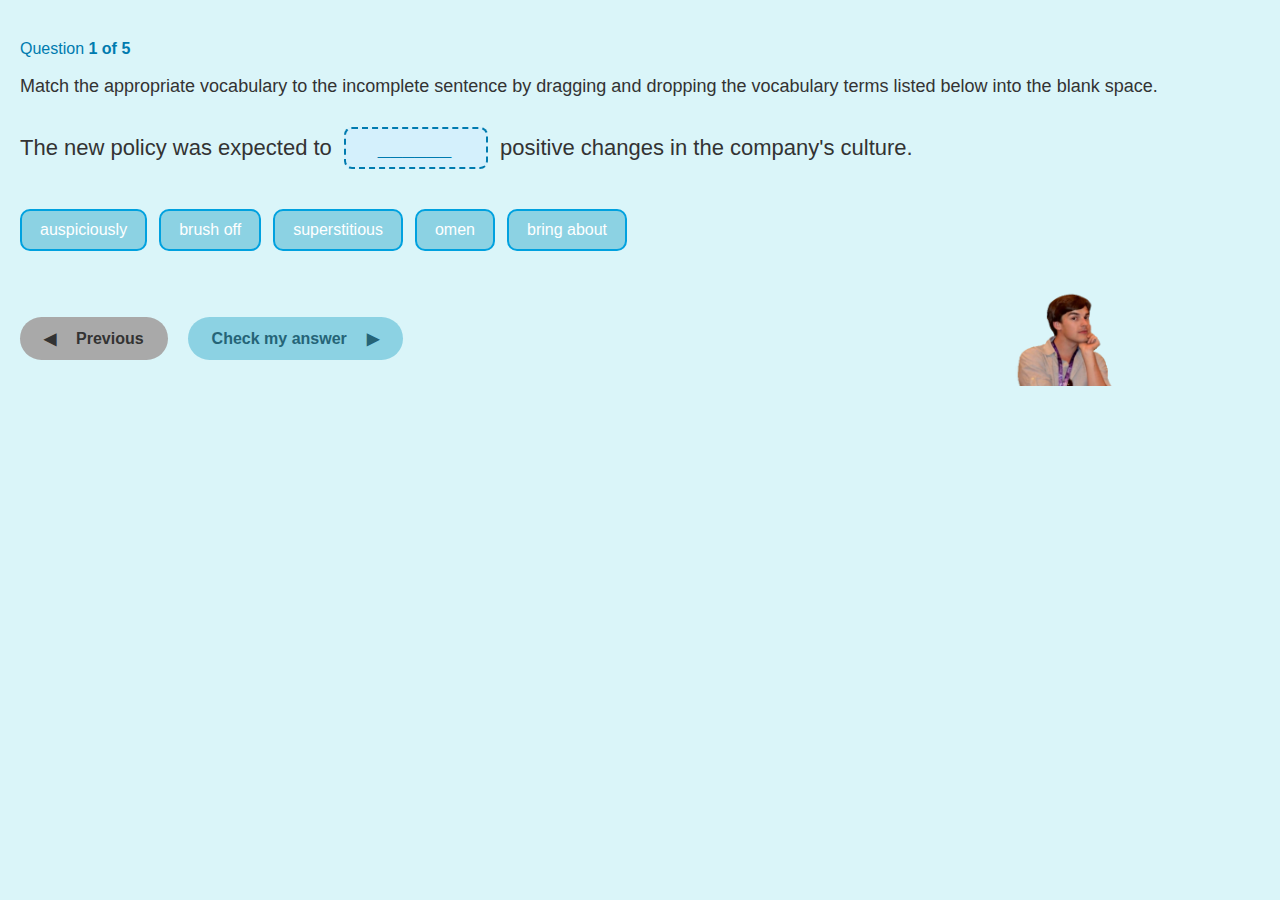
<file: html/index.html>
<!DOCTYPE html>
<html lang="en">
  <head>
    <meta charset="UTF-8" />
    <meta name="viewport" content="width=device-width, initial-scale=1.0" />
    <title>Beelingua Redesign</title>
    <link rel="stylesheet" href="../styles.css" type="text/css" />
  </head>
  <body>
    <div class="container">
        <div class="question-header">
            Question <strong>1 of 5</strong></p>
        </div>

        <p class="instruction">
            Match the appropriate vocabulary to the incomplete sentence by dragging
            and dropping the vocabulary terms listed below into the blank space.
        </p>

        <div class="sentence1">
            <p>
                The new policy was expected to 
                <span class="drop-zone" ondrop="drop(event)" ondragover="previewText(event)" ondragleave="resetPreview(event)">______</span> 
                positive changes in the company's culture. 
            </p>
        </div>

        <div class="choices">
            <button class="choice" draggable="true" ondragstart="drag(event)">auspiciously</button>
            <button class="choice" draggable="true" ondragstart="drag(event)">brush off</button>
            <button class="choice" draggable="true" ondragstart="drag(event)">superstitious</button>
            <button class="choice" draggable="true" ondragstart="drag(event)">omen</button>
            <button class="choice" draggable="true" ondragstart="drag(event)" id="correct">bring about</button>
        </div>

        <div class="bottom-section">
            <div class="button-group">
                <button class="nav-btn previous-button active">
                    <span class="arrow">◀</span>
                    Previous
                </button>
                <button class="nav-btn continue-button" id="checkButton">
                    Check my answer
                    <span class="arrow">▶</span>
                </button>
            </div>
            <div class="character-wrapper">
                <img src="../assets/mat_the_pat.png" alt="Person" class="illustration" />
                <div class="speech-bubble" id="speechBubble">
                    Great job!
                </div>
            </div>
        </div>
    </div>

    <script src="../scripts/script1.js"></script>
  </body>
</html>
</file>
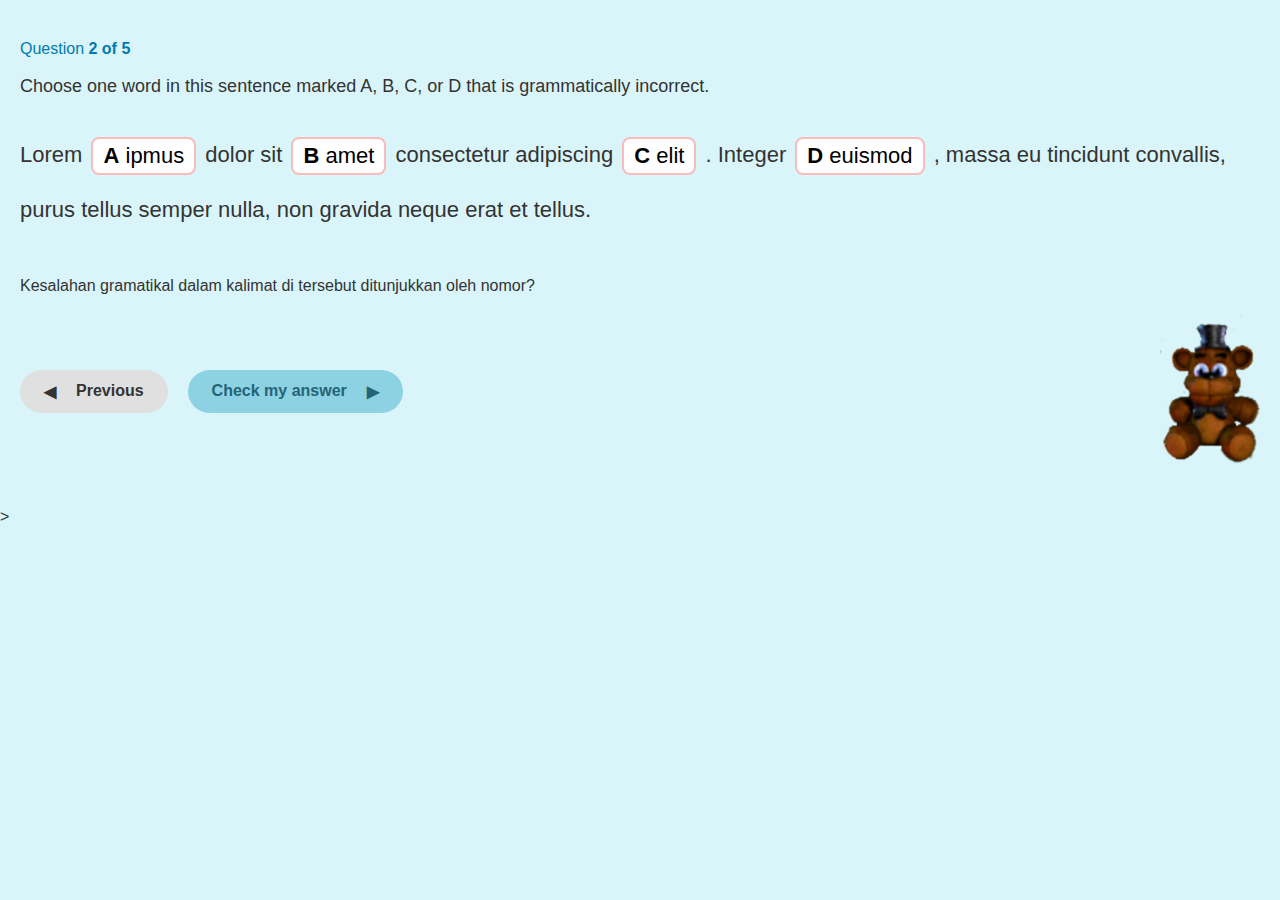
<file: html/question2.html>
<!DOCTYPE html>
<html lang="en">
  <head>
    <meta charset="UTF-8" />
    <meta name="viewport" content="width=device-width, initial-scale=1.0" />
    <title>Beelingua Redesign</title>
    <link rel="stylesheet" href="../styles.css" type="text/css" />
  </head>
  <body>
    <div class="container">
        <div class="question-header">
            Question <strong>2 of 5</strong></p>
        </div>

        <p class="instruction">Choose one word in this sentence marked A, B, C, or D that is grammatically incorrect.</p>

        <p class="sentence2">
            Lorem 
            <span class="red-box" id="correct"><strong>A</strong> ipmus</span>
            dolor sit 
            <span class="red-box"><strong>B</strong> amet</span> 
            consectetur adipiscing 
            <span class="red-box"><strong>C</strong> elit</span> 
            . Integer 
            <span class="red-box"><strong>D</strong> euismod</span>
            , massa eu tincidunt convallis, purus tellus semper nulla, non gravida neque erat et tellus.
        </p>

        <p class="translated-question">Kesalahan gramatikal dalam kalimat di tersebut ditunjukkan oleh nomor?</p>


        <div class="bottom-section">
            <div class="button-group">
                <button class="nav-btn previous-button" onclick="window.location.href='index.html'">
                    <span class="arrow">◀</span>
                    Previous
                </button>
                <button class="nav-btn continue-button" id="checkButton">
                    Check my answer
                    <span class="arrow">▶</span>
                </button>
            </div>
            <div class="character-wrapper">
                <div class="speech-bubble" id="speechBubble">
                    Great job!
                </div>
                <img src="../assets/freddy_plush.png" alt="Person" class="illustration" />
            </div>
        </div>
    </div>>

    <script src="../scripts/script2.js"></script>
  </body>
</html>
</file>
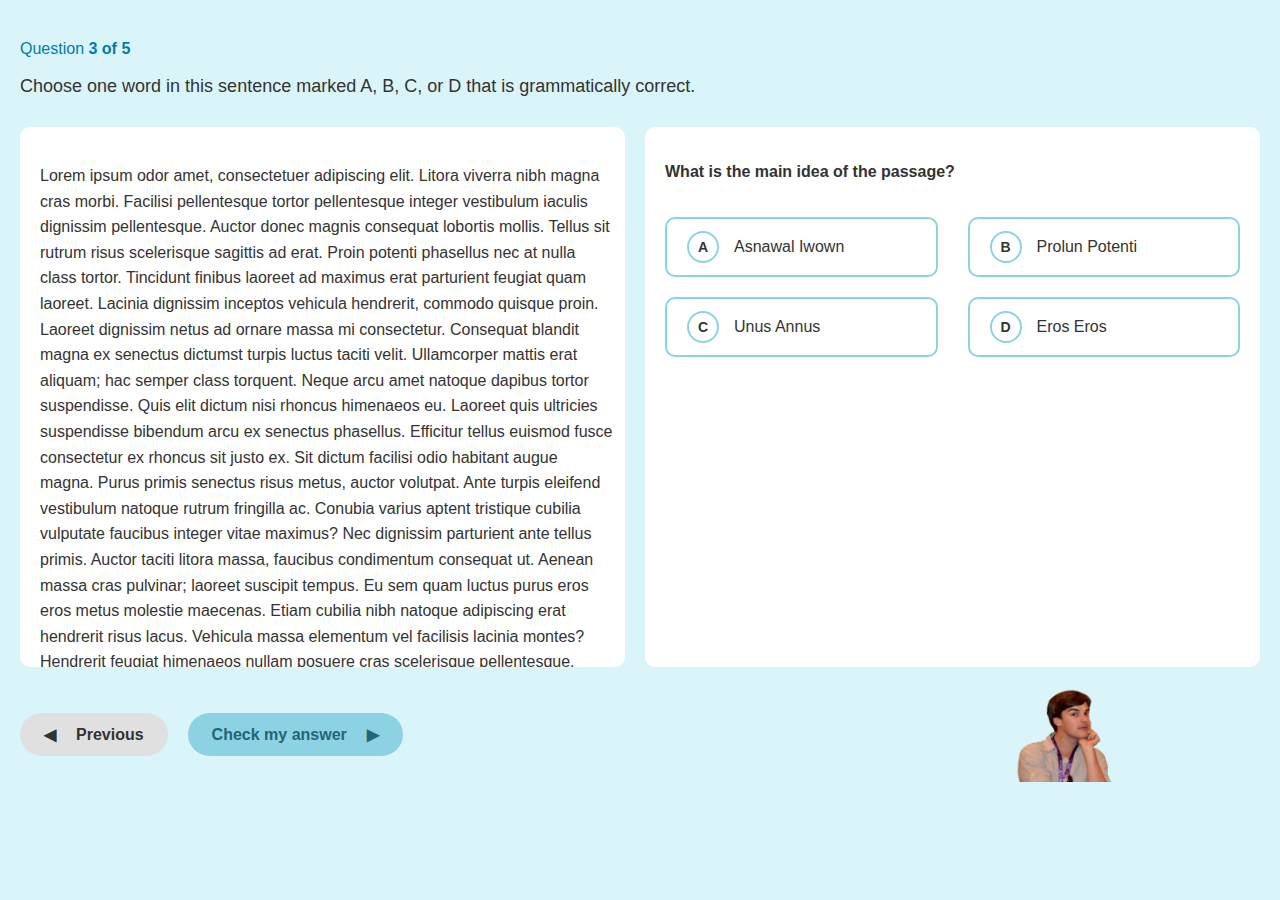
<file: html/question3.html>
<!DOCTYPE html>
<html lang="en">
  <head>
    <meta charset="UTF-8" />
    <meta name="viewport" content="width=device-width, initial-scale=1.0" />
    <title>Beelingua Redesign</title>
    <link rel="stylesheet" href="../styles.css" type="text/css" />
  </head>
  <body>
    <div class="container">
        <div class="question-header">
            Question <strong>3 of 5</strong></p>
        </div>
        <p class="instruction">Choose one word in this sentence marked A, B, C, or D that is grammatically correct.</p>

        <div class="quiz-container">
            <div class="story-section">
                <p>
                    Lorem ipsum odor amet, consectetuer adipiscing elit. Litora viverra nibh magna cras morbi. Facilisi pellentesque tortor pellentesque integer vestibulum iaculis dignissim pellentesque. Auctor donec magnis consequat lobortis mollis. Tellus sit rutrum risus scelerisque sagittis ad erat. Proin potenti phasellus nec at nulla class tortor. Tincidunt finibus laoreet ad maximus erat parturient feugiat quam laoreet.
                    Lacinia dignissim inceptos vehicula hendrerit, commodo quisque proin. Laoreet dignissim netus ad ornare massa mi consectetur. Consequat blandit magna ex senectus dictumst turpis luctus taciti velit. Ullamcorper mattis erat aliquam; hac semper class torquent. Neque arcu amet natoque dapibus tortor suspendisse. Quis elit dictum nisi rhoncus himenaeos eu. Laoreet quis ultricies suspendisse bibendum arcu ex senectus phasellus. Efficitur tellus euismod fusce consectetur ex rhoncus sit justo ex. Sit dictum facilisi odio habitant augue magna.
                    Purus primis senectus risus metus, auctor volutpat. Ante turpis eleifend vestibulum natoque rutrum fringilla ac. Conubia varius aptent tristique cubilia vulputate faucibus integer vitae maximus? Nec dignissim parturient ante tellus primis. Auctor taciti litora massa, faucibus condimentum consequat ut. Aenean massa cras pulvinar; laoreet suscipit tempus. Eu sem quam luctus purus eros eros metus molestie maecenas.
                    Etiam cubilia nibh natoque adipiscing erat hendrerit risus lacus. Vehicula massa elementum vel facilisis lacinia montes? Hendrerit feugiat himenaeos nullam posuere cras scelerisque pellentesque. Consequat pretium ligula tincidunt facilisis aenean. Facilisi tortor est sollicitudin nam pharetra erat eu adipiscing lectus? Viverra suscipit facilisis tempor eros habitant etiam diam luctus. Cursus dictum cursus aenean rutrum scelerisque litora porta a. Lectus penatibus sollicitudin quis ridiculus pellentesque curae vivamus phasellus. Nulla ornare turpis himenaeos varius donec duis taciti cursus.
                    Suscipit id suscipit nascetur natoque faucibus. Accumsan felis risus ac consequat potenti platea? Rhoncus iaculis cubilia laoreet malesuada ligula diam imperdiet hendrerit cubilia. Cubilia penatibus blandit non potenti luctus phasellus. Cras orci nam natoque porta mattis commodo congue tristique. Auctor ornare ridiculus magnis egestas, ac vestibulum nunc nisl.
                </p>
            </div>

            <div class="question-section">
                <div class="question-text">
                    <p><strong>What is the main idea of the passage?</strong></p>
                </div>
                <div class="answer-options">
                    <div class="answer"><span class="circle">A</span> Asnawal Iwown</div>
                    <div class="answer" id="correct"><span class="circle">B</span> Prolun Potenti</div>
                    <div class="answer"><span class="circle">C</span> Unus Annus</div>
                    <div class="answer"><span class="circle">D</span> Eros Eros</div>
                </div>
            </div>
        </div>

        <div class="bottom-section">
            <div class="button-group">
                <button class="nav-btn previous-button" onclick="window.location.href='question2.html'">
                    <span class="arrow">◀</span>
                    Previous
                </button>
                <button class="nav-btn continue-button" id="checkButton">
                    Check my answer
                    <span class="arrow">▶</span>
                </button>
            </div>
            <div class="character-wrapper">
                <img src="../assets/mat_the_pat.png" alt="Person" class="illustration" />
                <div class="speech-bubble" id="speechBubble">
                    Great job!
                </div>
            </div>
            </div>
        </div>
    </div>
    <script src="../scripts/script3.js"></script>
    </body>
</html>
</file>
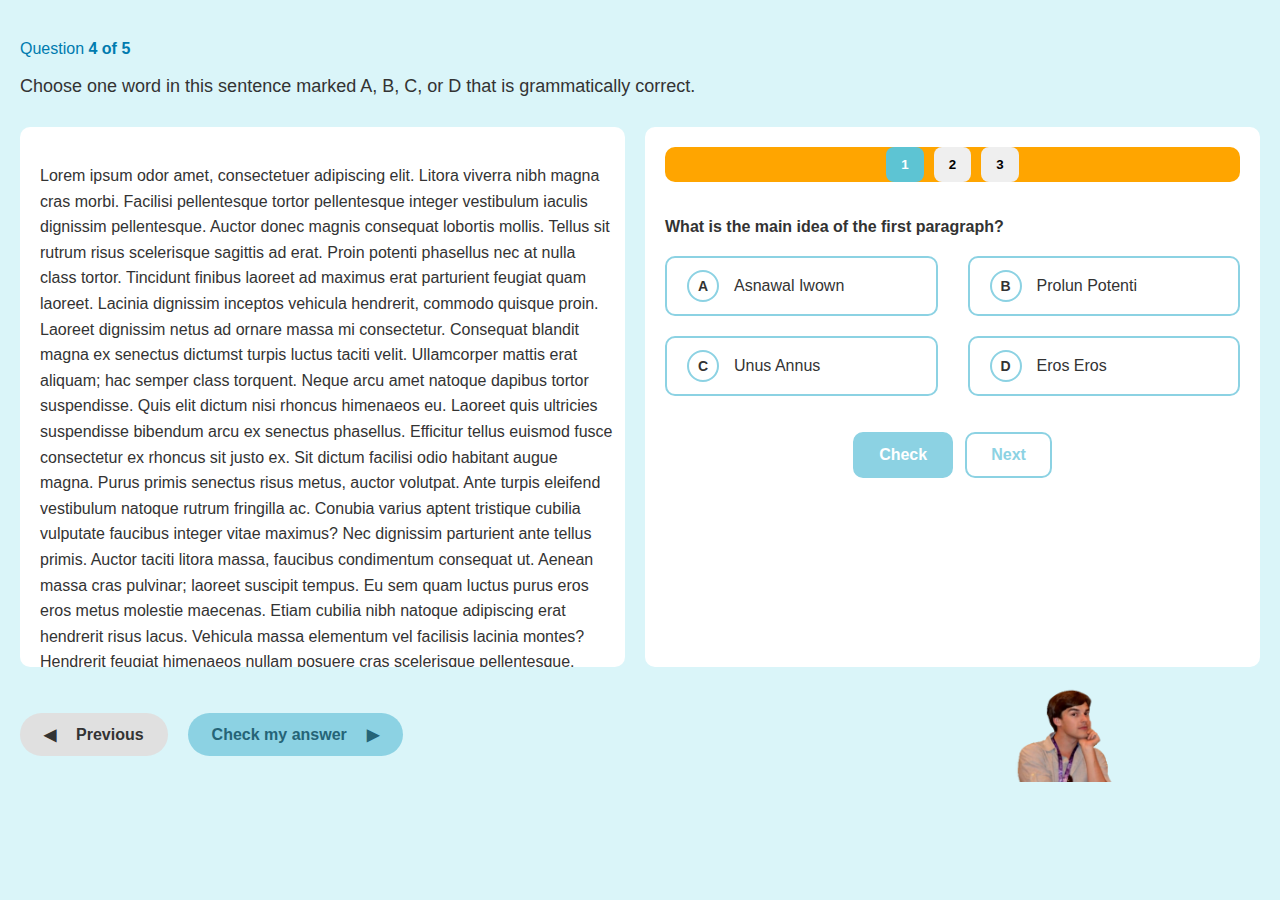
<file: html/question4.html>
<!DOCTYPE html>
<html lang="en">
  <head>
    <meta charset="UTF-8" />
    <meta name="viewport" content="width=device-width, initial-scale=1.0" />
    <title>Beelingua Redesign</title>
    <link rel="stylesheet" href="../styles.css" type="text/css" />
  </head>
  <body>
    <div class="container">
        <div class="question-header">
            Question <strong>4 of 5</strong></p>
        </div>
        <p class="instruction">Choose one word in this sentence marked A, B, C, or D that is grammatically correct.</p>

        <div class="quiz-container">
            <div class="story-section">
                <p>
                    Lorem ipsum odor amet, consectetuer adipiscing elit. Litora viverra nibh magna cras morbi. Facilisi pellentesque tortor pellentesque integer vestibulum iaculis dignissim pellentesque. Auctor donec magnis consequat lobortis mollis. Tellus sit rutrum risus scelerisque sagittis ad erat. Proin potenti phasellus nec at nulla class tortor. Tincidunt finibus laoreet ad maximus erat parturient feugiat quam laoreet.
                    Lacinia dignissim inceptos vehicula hendrerit, commodo quisque proin. Laoreet dignissim netus ad ornare massa mi consectetur. Consequat blandit magna ex senectus dictumst turpis luctus taciti velit. Ullamcorper mattis erat aliquam; hac semper class torquent. Neque arcu amet natoque dapibus tortor suspendisse. Quis elit dictum nisi rhoncus himenaeos eu. Laoreet quis ultricies suspendisse bibendum arcu ex senectus phasellus. Efficitur tellus euismod fusce consectetur ex rhoncus sit justo ex. Sit dictum facilisi odio habitant augue magna.
                    Purus primis senectus risus metus, auctor volutpat. Ante turpis eleifend vestibulum natoque rutrum fringilla ac. Conubia varius aptent tristique cubilia vulputate faucibus integer vitae maximus? Nec dignissim parturient ante tellus primis. Auctor taciti litora massa, faucibus condimentum consequat ut. Aenean massa cras pulvinar; laoreet suscipit tempus. Eu sem quam luctus purus eros eros metus molestie maecenas.
                    Etiam cubilia nibh natoque adipiscing erat hendrerit risus lacus. Vehicula massa elementum vel facilisis lacinia montes? Hendrerit feugiat himenaeos nullam posuere cras scelerisque pellentesque. Consequat pretium ligula tincidunt facilisis aenean. Facilisi tortor est sollicitudin nam pharetra erat eu adipiscing lectus? Viverra suscipit facilisis tempor eros habitant etiam diam luctus. Cursus dictum cursus aenean rutrum scelerisque litora porta a. Lectus penatibus sollicitudin quis ridiculus pellentesque curae vivamus phasellus. Nulla ornare turpis himenaeos varius donec duis taciti cursus.
                    Suscipit id suscipit nascetur natoque faucibus. Accumsan felis risus ac consequat potenti platea? Rhoncus iaculis cubilia laoreet malesuada ligula diam imperdiet hendrerit cubilia. Cubilia penatibus blandit non potenti luctus phasellus. Cras orci nam natoque porta mattis commodo congue tristique. Auctor ornare ridiculus magnis egestas, ac vestibulum nunc nisl.
                </p>
            </div>

            <div class="question-section">
                <div class="question-nav">
                    <button class="question-tab active" data-index="0">1</button>
                    <button class="question-tab" data-index="1">2</button>
                    <button class="question-tab" data-index="2">3</button>
                </div>
                <div class="question-content">
                </div>
                <div class="control-buttons">
                    <div class="check-button-container">
                        <button id="check-answer-btn" class="nav-btn check-btn">Check</button>
                    </div>
                    <div class="next-button-container">
                        <button id="next-btn" class="nav-btn next-btn">Next</button>
                    </div>
                </div>
            </div>
        </div>

        <div class="bottom-section">
            <div class="button-group">
                <button class="nav-btn previous-button" onclick="window.location.href='question3.html'">
                    <span class="arrow">◀</span>
                    Previous
                </button>
                <button class="nav-btn continue-button" id="checkButton">
                    Check my answer
                    <span class="arrow">▶</span>
                </button>
            </div>
            <div class="character-wrapper">
                <img src="../assets/mat_the_pat.png" alt="Person" class="illustration" />
                <div class="speech-bubble" id="speechBubble">
                    Great job!
                </div>
            </div>
            </div>
        </div>
    </div>
    <script src="../scripts/script4.js"></script>
    </body>
</html>
</file>
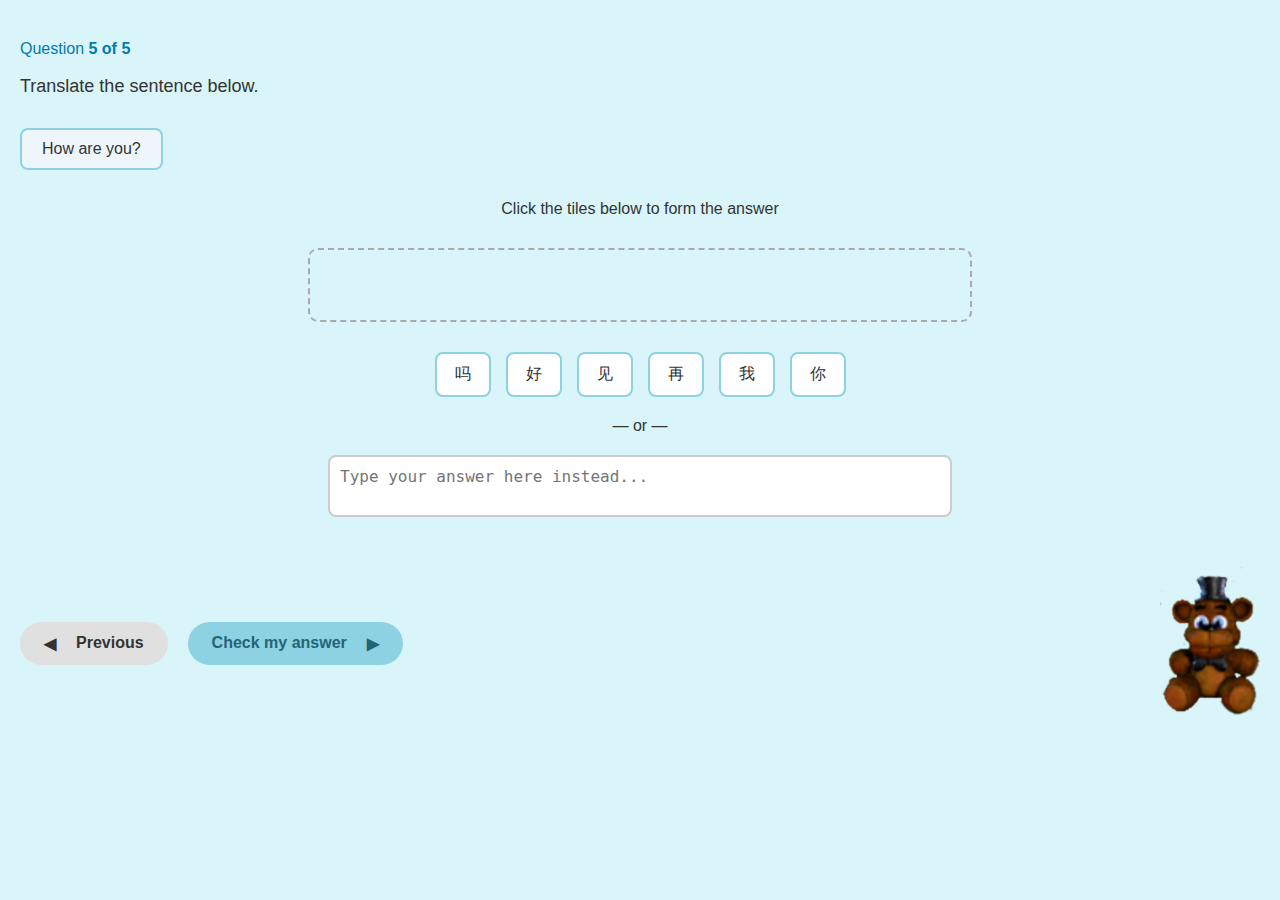
<file: html/question5.html>
<!DOCTYPE html>
<html lang="en">
  <head>
    <meta charset="UTF-8" />
    <meta name="viewport" content="width=device-width, initial-scale=1.0" />
    <title>Beelingua Redesign</title>
    <link rel="stylesheet" href="../styles.css" type="text/css" />
  </head>
  <body>
    <div class="container">
        <div class="question-header">
            Question <strong>5 of 5</strong></p>
        </div>

        <p class="instruction">
            Translate the sentence below.
        </p>
        <div class="sentence-box">
            <span>How are you?</span>
        </div>

        <div id="answerSection">
            <p class="or">Click the tiles below to form the answer</p>

            <div class="answer-box" id="answerBox"></div>

            <div class="word-bank" id="wordBank">
                <button class="word-tile">吗</button>
                <button class="word-tile">好</button>
                <button class="word-tile">见</button>
                <button class="word-tile">再</button>
                <button class="word-tile">我</button>
                <button class="word-tile">你</button>
            </div>

            <p class="or">— or —</p>

            <textarea
                id="manualInput"
                rows="2"
                placeholder="Type your answer here instead..."
                class="manual-input"
            ></textarea>
        </div>
        
        <div class="bottom-section">
            <div class="button-group">
                <button class="nav-btn previous-button" onclick="window.location.href='question4.html'">
                    <span class="arrow">◀</span>
                    Previous
                </button>
                <button class="nav-btn continue-button" id="checkButton">
                    Check my answer
                    <span class="arrow">▶</span>
                </button>
            </div>
            <div class="character-wrapper">
                <div class="speech-bubble" id="speechBubble">
                    Great job!
                </div>
                <img src="../assets/freddy_plush.png" alt="Person" class="illustration" />
            </div>
        </div>
    </div>

    <script src="../scripts/script5.js"></script>
    </body>
</html>
</file>
<file: styles.css>
/* General */
body {
    margin: 0;
    padding: 0;
    font-family: 'Segoe UI', sans-serif;
    background-color: #DAF5F9;
    color: #333;
}

.container {
    max-width: 1920px;
    max-height: 1080px;
    margin: 0 auto;
    padding: 40px 20px;
    position: relative;
    box-sizing: border-box;
}

.question-header {
    font-size: 16px;
    color: #007baf;
    margin-bottom: 10px;
}

.instruction {
    font-size: 18px;
    margin-bottom: 30px;
}

/* Bottom Section */
.bottom-section {
    display: flex;
    justify-content: space-between;
    align-items: center;
    margin-top: 20px;
    width: 100%;
    max-width: 1920px;
    margin-inline: auto;
    gap: 20px;
}

.button-group {
    display: flex;
    align-items: center; 
    gap: 20px;      
}

.nav-btn {
    padding: 12px 24px;
    border: none;
    border-radius: 100px;
    cursor: pointer;
    font-size: 16px;
    font-weight: bold;
    display: flex;
    align-items: center;
    gap: 20px;
    cursor: pointer;
    transition: all 0.3s ease;
}

.continue-button {
    background-color: #8CD2E3;
    color: #256477;
}

.continue-button:hover {
    background-color: #0089ba;
}

.previous-button {
    background-color: #e0e0e0;
    color: #333;
}

.previous-button:hover {
    background-color: #d5d5d5;
}

.previous-button.active {
    background-color: #A9A9A9;
}

.character-wrapper {
    position: relative;
    display: flex;
    align-items: flex-end;
    gap: 20px;
}

.illustration {
    width: 100px;
    height: auto;
    object-fit: contain;
}

.speech-bubble {
    top: -60px;
    position: relative;
    background: #fff;
    border: 3px solid #444;
    border-radius: 20px;
    padding: 15px 20px;
    width: fit-content;
    font-family: 'Comic Sans MS', 'Comic Neue', cursive, sans-serif;
    font-size: 18px;
    box-shadow: 4px 4px 0 #444;
    color: #333;
    opacity: 0;
    transition: opacity 0.5s ease;
    display: block;
}

.speech-bubble::after {
    content: '';
    position: absolute;
    top: 50%;
    right: -10px;
    margin-top: -5px;
    border-width: 6px;
    border-style: solid;
    border-color: transparent transparent transparent #fff;
}

/* Question 1 (Drop-Zone) */
.sentence1 {
    font-size: 22px;
    font-weight: 500;
    margin-bottom: 40px;
}

.drop-zone {
    display: inline-block;
    min-width: 120px;
    background-color: #d4f0fc;
    border: 2px dashed #007baf;
    padding: 6px 10px;
    margin: 0 6px;
    border-radius: 8px;
    text-align: center;
    font-style: italic;
    color: #007baf;
}

.drop-zone.highlight {
    background-color: #b3eaff;
    border-color: #008fcc;
}

.drop-zone.filled {
    font-style: normal;
    font-weight: bold;
}

.choices {
    display: flex;
    flex-wrap: wrap;
    gap: 12px;
    margin-bottom: 40px;
}

.choice {
    padding: 10px 18px;
    font-size: 16px;
    color: white;
    background-color: #8CD2E3;
    border: 2px solid #00a1df;
    border-radius: 10px;
    cursor: grab;
    transition: background-color 0.2s ease;
}

.choice:hover {
    color: #333;
    background-color: #e0f7ff;
}

.choice.disabled {
    pointer-events: none;
    opacity: 0.6;
}

/* Question 2 (Red-Box) */
.sentence2 {
    font-size: 22px;
    font-weight: 500;
    margin-bottom: 40px;
    line-height: 2.5;
}

.red-box {
    display: inline-block;
    vertical-align: middle;
    line-height: normal;
    padding: 4px 10px;
    margin: 0 3px;
    border-radius: 8px;
    background-color: white;
    color: black;
    border: 2px solid #f8bcbc;
    cursor: pointer;
    transition: all 0.2s ease;
}

.red-box.selected {
    background-color: #f8bcbc;
    border: 2px solid #f8bcbc;
    font-weight: bold;
}

.red-box.disabled {
    pointer-events: none;
    opacity: 0.6;
}

/* Question 3 (story type questions) */
.quiz-container{
    display: flex;
    height: 60vh;
    gap: 20px;
    box-sizing: border-box;
}

.story-section {
    flex: 1;
    background-color: white;
    padding: 20px;
    border-radius: 10px;
    display: flex;
    flex-direction: column;
    overflow-y: auto;
    padding-right: 10px;
}

.story-section p {
    margin-bottom: 1rem;
    line-height: 1.6;
}

.question-section {
    flex: 1;
    background-color: white;
    padding: 20px;
    border-radius: 10px;
    display: flex;
    flex-direction: column;
    justify-content: flex-start;
    overflow-y: auto;
}

.answer-options {
    display: grid;
    flex-direction: column;
    grid-template-columns: 1fr 1fr;
    gap: 20px 30px;
    margin-top: 20px;
}

.answer {
    display: flex;
    align-items: center;
    background-color: white;
    color: #333;
    border: 2px solid #8CD2E3;
    padding: 12px 20px;
    border-radius: 10px;
    font-size: 16px;
    cursor: pointer;
    transition: background-color 0.2s ease;
    width: 100%;
    box-sizing: border-box;
}

.answer .circle {
    display: inline-flex;
    justify-content: center;
    align-items: center;
    width: 28px;
    height: 28px;
    border: 2px solid #8CD2E3;
    border-radius: 50%;
    margin-right: 15px;
    font-weight: bold;
    font-size: 14px;
}

.answer:hover {
    background-color: #d4f0ff;
}

.answer.selected {
    background-color: #8CD2E3;
    color: white;
    border-color: #8CD2E3;
}

.answer.selected .circle{
    border-color: white;
}

/* Question 4 (mulitple questions, same story) */
.question-nav {
    display: flex;
    gap: 10px;
    margin-bottom: 20px;
    justify-content: center;
    background-color: orange;
    border-radius: 10px;
}

.question-tab {
    padding: 10px 15px;
    border: none;
    border-radius: 8px;
    border-color: white;
    font-weight: bold;
    cursor: pointer;
    transition: background-color 0.2s;
}

.question-tab.active {
    background-color: #5dc4d3;
    color: white;
}

.question-tab.correct {
    background-color: green;
    color: white;
}

.answer.correct {
    border: 2px solid green;
    background-color: #d4f5d4;
    color: #333;
}

.answer.correct .circle {
    border-color: green;
}

.answer.disabled {
    pointer-events: none;
    opacity: 0.6;
}

.control-buttons {
    display: flex;
    justify-content: center;
    gap: 12px;
    margin-top: 16px;
}

.check-button-container {
    margin-top: 20px;
    text-align: center;
}

.check-btn {
    background-color: #8CD2E3;
    color: white;
    border: 2px solid #8CD2E3;
    padding: 12px 24px;
    font-size: 16px;
    border-radius: 10px;
    cursor: pointer;
    transition: background-color 0.3s ease;
}

.check-btn:hover {
    background-color: #5dc4d3;
}

.next-button-container {
    margin-top: 20px;
    text-align: center;
}

.next-btn {
    background-color: white;
    color: #8CD2E3;
    border: 2px solid #8CD2E3;
    padding: 12px 24px;
    font-size: 16px;
    border-radius: 10px;
    cursor: pointer;
    transition: background-color 0.3s ease;
}

.next-btn:hover {
    background-color: #d4f0ff;
}

/* Question 5 (Japanese/Chinese Characters) */
.sentence-box {
    background: #eef6fc;
    padding: 10px 20px;
    border-radius: 8px;
    display: inline-flex;
    align-items: center;
    gap: 10px;
    margin-top: 1px;
    border: 2px solid #8CD2E3;
}

#answerSection {
    display: flex;
    flex-direction: column;
    align-items: center;
    max-width: 800px;
    margin: 0 auto;
    padding: 20px 0;
}

.answer-box {
    display: flex;
    justify-content: center;
    align-items: center;
    flex-wrap: wrap;
    min-height: 50px;
    padding: 10px;
    width: 80%;
    gap: 10px;
    margin: 20px 0;
    border: 2px dashed #aaa;
    border-radius: 10px;
}

.word-bank {
    display: flex;
    flex-wrap: wrap;
    justify-content: center;
    gap: 15px;
    margin: 10px 0;
}

.word-tile {
    background-color: white;
    color: #333;
    border: 2px solid #8CD2E3;
    border-radius: 8px;
    padding: 10px 18px;
    font-size: 1rem;
    cursor: pointer;
    transition: background-color 0.2s;
}

.word-tile.filled {
    background-color: #d0f0ff;
}

.word-tile.disabled {
    pointer-events: none;
    opacity: 0.6;
}

.word-tile:hover {
    background-color: #bdefff;
}

.or {
    text-align: center; 
    margin: 10px 0;
}

.manual-input {
    width: 100%;
    max-width: 600px;
    padding: 10px;
    margin: 10px auto;
    display: block;
    font-size: 16px;
    border: 2px solid #ccc;
    border-radius: 8px;
    resize: none;
}
</file>
